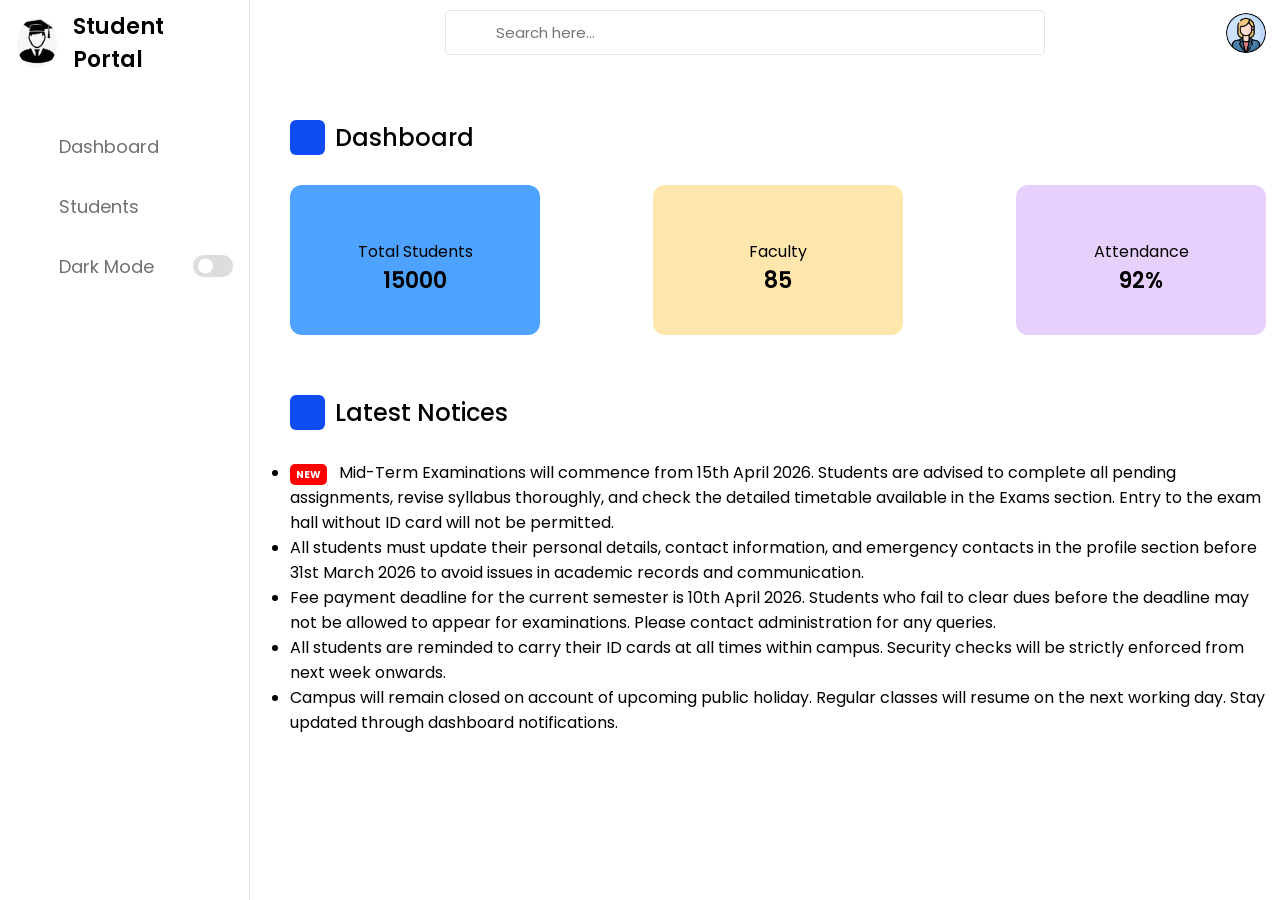
<file: index.html>
<!DOCTYPE html>
<html lang="en">
<head>
    <meta charset="UTF-8">
    <meta name="viewport" content="width=device-width, initial-scale=1.0">
    <link rel="stylesheet" href="style.css">
    <link rel="stylesheet" href="https://unicons.iconscout.com/release/v4.2.0/css/line.css">
    <title>Dashboard Panel</title>
</head>
<body>
    <nav>
        <div class="logo-name">
            <div class="logo-image">
                <img src="logo.png" alt="">
            </div>

            <span class="logo_name">Student Portal</span>
        </div>

       <div class="menu-items">
       <ul class="nav-links">
        <li><a href="#">
            <i class="uil uil-house-user"></i>
            <span class="link-name">Dashboard</span>
        </a></li>
        <li><a href="students.html">
            <i class="uil uil-book-reader"></i>
            <span class="link-name">Students</span>
        </a></li>
        
        <li class="mode">
            <a href="#">
          <i class="uil uil-moon"></i>
            <span class="link-name">Dark Mode</span>
        </a>

        <div class="mode-toggle">
        <span class="switch"></span>
        </div>
    </li>
       </ul>
       </div>
    </nav>
    <section class="dashboard">
        <div class="top">
            <i class="uil uil-bars sidebar-toggle"></i>

            <div class="search-box">
                <i class="uil uil-search"></i>
                <input type="text" placeholder="Search here...">
            </div>
            <img src="profile.png" alt="">
        </div>
        <div class="dash-content">
            <div class="overview">
                <div class="title">
                    <i class="uil uil-tachometer-fast-alt"></i>
                    <span class="text">Dashboard</span>
                </div>

                <div class="boxes">
                    <div class="box box1">
                        <i class="uil uil-user"></i>
                        <span class="text">Total Students</span>
                        <span class="number">15000</span>
                    </div>
                    <div class="box box2">
                        <i class="uil uil-users-alt"></i>
                        <span class="text">Faculty</span>
                        <span class="number">85</span>
                    </div>
                    <div class="box box3">
                        <i class="uil uil-chart"></i>
                        <span class="text">Attendance</span>
                        <span class="number">92%</span>
                    </div>
                </div>
            </div>

            <div class="Notices">
                <div class="title">
                   <i class="uil uil-bell"></i>
                    <span class="text">Latest Notices</span>
                </div>
                <ul>
                    <li>
                        <span class="new-badge">NEW</span>
                        Mid-Term Examinations will commence from 15th April 2026. Students are advised to complete all pending assignments, revise syllabus thoroughly, and check the detailed timetable available in the Exams section. Entry to the exam hall without ID card will not be permitted.</li>
                    <li>All students must update their personal details, contact information, and emergency contacts in the profile section before 31st March 2026 to avoid issues in academic records and communication.</li>
                    <li>Fee payment deadline for the current semester is 10th April 2026. Students who fail to clear dues before the deadline may not be allowed to appear for examinations. Please contact administration for any queries.</li>
                    <li>All students are reminded to carry their ID cards at all times within campus. Security checks will be strictly enforced from next week onwards.</li>
                    <li>Campus will remain closed on account of upcoming public holiday. Regular classes will resume on the next working day. Stay updated through dashboard notifications.</li>
                </ul>
            </div>
        </div>
    </section>


    <script src="script.js"></script>
</body>
</html>
</file>
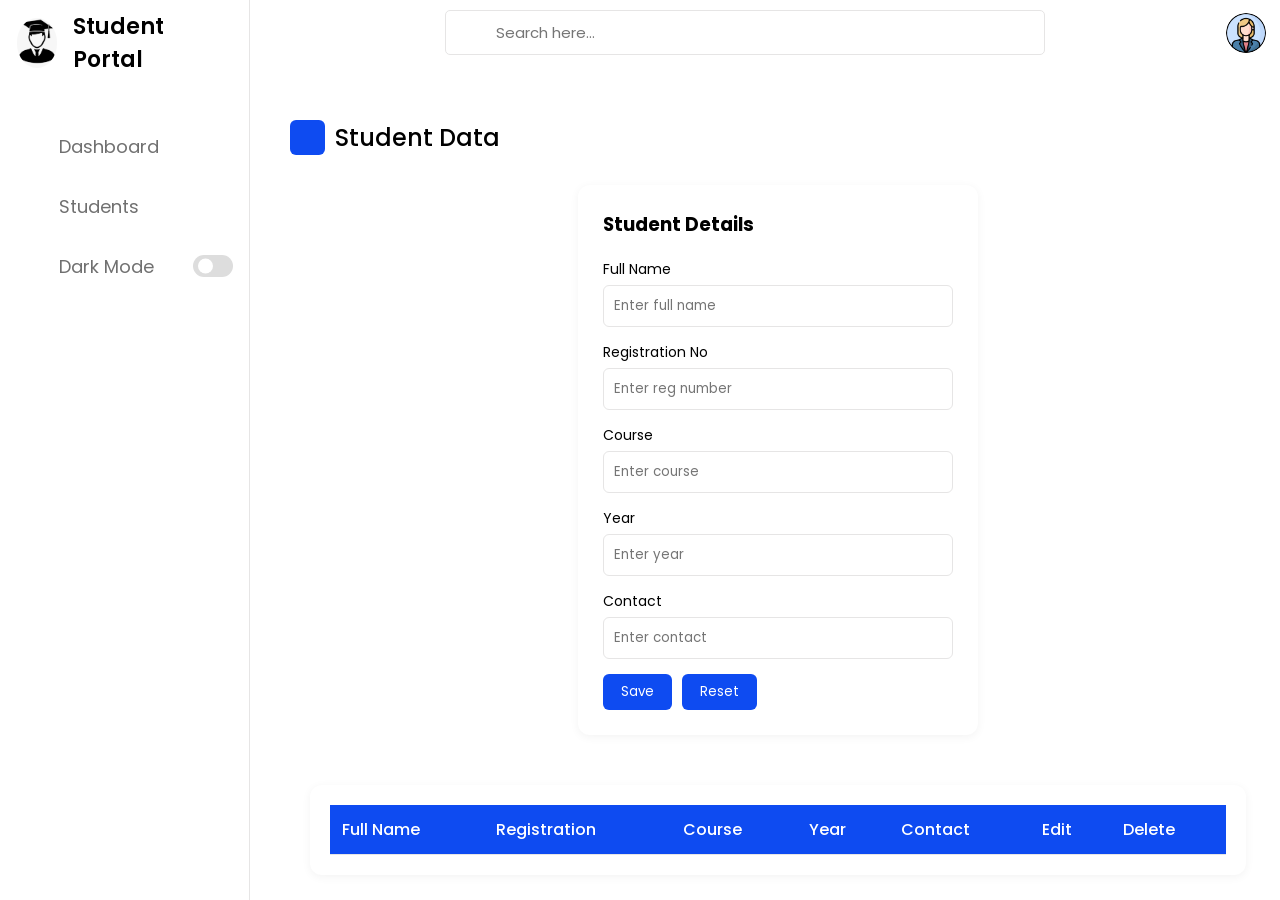
<file: students.html>
<!DOCTYPE html>
<html lang="en">
<head>
    <meta charset="UTF-8">
    <meta name="viewport" content="width=device-width, initial-scale=1.0">
    <title>Students</title>
    <link rel="stylesheet" href="style.css">
    <link rel="stylesheet" href="students.css">
    <link rel="stylesheet" href="https://unicons.iconscout.com/release/v4.2.0/css/line.css">
</head>
<body>

    <!-- SAME SIDEBAR -->
    <nav>
        <div class="logo-name">
            <div class="logo-image">
                <img src="logo.png" alt="">
            </div>

            <span class="logo_name">Student Portal</span>
        </div>

       <div class="menu-items">
       <ul class="nav-links">
        <li><a href="index.html">
            <i class="uil uil-house-user"></i>
            <span class="link-name">Dashboard</span>
        </a></li>
        <li><a href="students.html">
            <i class="uil uil-book-reader"></i>
            <span class="link-name">Students</span>
        </a></li>
        
        <li class="mode">
            <a href="#">
          <i class="uil uil-moon"></i>
            <span class="link-name">Dark Mode</span>
        </a>

        <div class="mode-toggle">
        <span class="switch"></span>
        </div>
    </li>
       </ul>
       </div>
    </nav>

    <!-- MAIN CONTENT -->
    <section class="dashboard">

        <!-- SAME TOP BAR -->
        <div class="top">
            <i class="uil uil-bars sidebar-toggle"></i>

            <div class="search-box">
                <i class="uil uil-search"></i>
                <input type="text" placeholder="Search here...">
            </div>
            <img src="profile.png" alt="">
        </div>

        
        <div class="dash-content">

            <div class="title">
                <i class="uil uil-laptop"></i>
                <span class="text">Student Data</span>
            </div>

            <!-- YOUR FORM -->
            <div class="student-form">
                <div class="form-card">
        <h3>Student Details</h3>

        <form id="form">

            <div class="input-group">
                <label>Full Name</label>
                <input type="text" id="name" placeholder="Enter full name">
            </div>

            <div class="input-group">
                <label>Registration No</label>
                <input type="text" id="roll" placeholder="Enter reg number">
            </div>

            <div class="input-group">
                <label>Course</label>
                <input type="text" id="course" placeholder="Enter course">
            </div>

            <div class="input-group">
                <label>Year</label>
                <input type="text" id="year" placeholder="Enter year">
            </div>

            <div class="input-group">
                <label>Contact</label>
                <input type="text" id="contact" placeholder="Enter contact">
            </div>

            <div class="form-buttons">
                <button type="submit">Save</button>
                <button type="reset">Reset</button>
            </div>

        </form>
    </div>

</div>

<!-- BOTTOM HALF (TABLE) -->
<div class="student-table">

    <div class="table-card">
        <table>
            <thead>
                <tr>
                    <th>Full Name</th>
                    <th>Registration</th>
                    <th>Course</th>
                    <th>Year</th>
                    <th>Contact</th>
                    <th>Edit</th>
                    <th>Delete</th>
                </tr>
            </thead>

            <tbody id="student-list">
            
            </tbody>
        </table>
    </div>

</div>

    </section>
  <script src="students.js"></script>
</body>
</html>
</file>
<file: style.css>
@import url('https://fonts.googleapis.com/css2?family=Poppins:wght@200;300;400;500;600&display=swap');
*{
    margin:0;
    padding:0;
    box-sizing: border-box;
    font-family: 'poppins', sans-serif;
}
:root{
    /* colors*/
    --primary-color:#0E4BF1;
    --panel-color:#FFF;
    --text-color:#000;
    --black-light-color:#707070;
    --border-color:#e6e5e5;
    --toggle-color:#ddd;
    --box1-color:#4da3ff;
    --box2-color:#ffe6ac;
    --box3-color:#e7d1fc;
    --title-icon-color:#fff;

    /* transition*/

    --tran-05:all 0.5s ease;
    --tran-03:all 0.3s ease;
    --tran-03:all 0.2s ease;

}
body{
    min-height:100vh;
    background-color: var(--panel-color);
}
body.dark{
    --primary-color:#3a3b3c;
    --panel-color:#242526;
    --text-color:#ccc;
    --black-light-color:#ccc;
    --border-color:#4d4c4c;
    --toggle-color:#ddd;
    --box1-color:#3a3b3c;;
    --box2-color:#3a3b3c;
    --box3-color:#3a3b3c;
    --title-icon-color:#ccc;
}
nav{
    position: fixed;
    top:0;
    left:0;
    height:100%;
    width:250px;
    padding:10px 14px;
    background-color: var(--panel-color);
    border-right: 1px solid var(--border-color);
    transition: var(--tran-05);
}
nav.close{
    width: 73px;
}
nav .logo-name{
    display: flex;
    align-items: center;
}
nav .logo-image{
    display: flex;
    justify-content: center;
    min-width: 45px;
    
}
nav .logo-image img{
    width: 40px;
    object-fit: cover;
    border-radius: 50%;
}

nav .logo-name .logo_name{
    font-size:22px;
    font-weight:600;
    color: var(--text-color);
    margin-left: 14px;
    transition: var(--tran-05);
}

nav.close .logo_name{
    opacity: 0;
    pointer-events: none;
}
nav .menu-items{
    
    margin-top: 40px;
    height: calc(100% -90px);
    display:flex;
    flex-direction: column;
    justify-content: space-between;
}
.menu-items li{
    list-style: none;
}
.menu-items li a{
    display: flex;
    align-items: center;
    height:60px;
    text-decoration: none;
    position: relative;
}
.nav-links li a:hover:before{
    content: "";
    position: absolute;
    left: -7px;
    height: 5px;
    width: 5px;
    border-radius: 50%;
    background-color: var(--primary-color);
}
body.dark li a:hover:before{
    background-color: var(--text-color);
}
.menu-items li a i{
    font-size: 24px;
    min-width: 45px;
    height:100%;
    display: flex;
    align-items: center;
    justify-content: center;
    color:var(--black-light-color);
}
.menu-items li a .link-name{
    font-size: 18px;
    font-weight: 400;
    color:var(--black-light-color);
    transition: var(--tran-05);
}
nav.close li a .link-name{
    opacity: 0;
    pointer-events: none;
}
.nav-links li a:hover i,
.nav-links li a:hover .link-name{
    color:var(--primary-color);
}
body.dark li a:hover i,
body.dark li a:hover .link-name{
    color:var(--text-color);
}
.menu-items .logout-mode{
    padding-top: 10px;
  border-top: 1px solid var(--border-color);
}
.menu-items .mode{
    display: flex;
    align-items: center;
    white-space: nowrap;
   
}
.menu-items .mode-toggle{
    position: absolute;
    right: 14px;
     height: 50px;
     min-width: 45px;
     display: flex;
     align-items: center;
     justify-content: center;
     cursor: pointer;
}
.mode-toggle .switch{
    position: relative;
    display: inline-block;
    height: 22px;
    width: 40px;
    border-radius: 25px;
    background-color: var(--toggle-color);
}
.switch:before{
    content: "";
    position: absolute;
    left: 5px;
    top: 50%;
    transform: translateY(-50%);
    height: 15px;
    width: 15px;
    background-color: var(--panel-color);
    border-radius: 50%;
    transition: var(--tran-03);
}
body.dark .switch:before{
    left:20px;
}
.dashboard{
    position: relative;
    left: 250px;
    background-color: var(--panel-color);
    height:100vh;
    width: calc(100% - 250px);
    padding: 10px 14px;
    transition: var(--tran-05);
    padding-left: 40px;
}
nav.close ~ .dashboard{
      left: 73px;
      width: calc(100% - 73px);
}
.dashboard .top{
    position: fixed;
    top:0;
    left: 250px;
    display: flex;
    width: calc(100% - 250px);
    justify-content: space-between;
    align-items: center;
    padding: 10px 14px;
    background-color: var(--panel-color);
     transition: var(--tran-05);
}
nav.close ~ .dashboard .top{
      left: 73px;
      width: calc(100% - 73px);
}
.dashboard .top .sidebar-toggle{
    font-size: 26px;
    color:var(--text-color);
    cursor: pointer;
}
.dashboard .top .search-box{
    position: relative;
    height: 45px;
    max-width: 600px;
    width: 100%;
    margin: 0 30px;
   
}
.top .search-box input{
    position: absolute;
    border: 1px solid var(--border-color);
    background-color: var(--panel-color);
    padding: 0 25px 0 50px;
    border-radius: 5px;
    height: 100%;
    width: 100%;
    color: var(--text-color);
    font-size: 15px;
    font-weight: 400;
    outline: none;
}
.top .search-box i{
    position: absolute;
    left: 15px;
    font-size: 22px;
    z-index: 10;
    top: 50%;
    transform: translateY(-50%);
    color: var(--black-light-color);
}
.top img{
    width: 40px;
    border-radius: 50%;
}

.dashboard .dash-content {
    padding-top: 50px;
}
.dash-content .title{
    display: flex;
    align-items: center;
    margin: 60px 0 30px 0;
}
.dash-content .title i{
    position: relative;
    height: 35px;
    width: 35px;
    background-color: var(--primary-color);
    border-radius: 6px;
    color: var(--title-icon-color);
    display: flex;
    align-items: center;
    justify-content: center;
    font-size: 24px;
}
.dash-content .title .text{
    font-size: 24px;
    font-weight: 500;
    color: var(--text-color);
    margin-left: 10px;
}
/* Container for all boxes */
.dash-content .boxes{
    display: flex;
    align-items: center;
    justify-content: space-between;
    gap: 20px;
    margin-top: 20px;
}

/* Each box */
.dash-content .boxes .box{
    display: flex;
    flex-direction: column;
    justify-content: center;
    align-items: center;
    
    width: 100%;
    max-width: 250px;
    height: 150px;

    padding: 20px;
    border-radius: 12px;
    background-color: var(--box1-color);

    text-align: center;
}

/* Icons */
.dash-content .boxes .box i{
    font-size: 30px;
    color: #fff;
    margin-bottom: 10px;
}

/* Text (label) */
.dash-content .boxes .box .text{
    font-size: 16px;
    color: #fff;
}

/* Numbers */
.dash-content .boxes .box .number{
    font-size: 22px;
    font-weight: 600;
    color: #fff;
}

/* Different colors for each box */
.boxes .box.box1{
    background-color: #4da3ff;
}
.boxes .box.box2{
    background-color: #ffe6ac;
    color: #000;
}
.boxes .box.box3{
    background-color: #e7d1fc;
    color: #000;
}

/* Fix text color inside light boxes */
.boxes .box.box2 .text,
.boxes .box.box2 .number,
.boxes .box.box3 .text,
.boxes .box.box3 .number{
    color: #000;
}
/* Make ALL text black (including blue box) */
.boxes .box .text,
.boxes .box .number{
    color: #000;
}
/* FINAL FIX */
.boxes .box .text,
.boxes .box .number{
    color: #000 !important;
}

.boxes .box i{
    color: #000 !important;
    margin-top: 5px;
    margin-bottom: 8px;
}

.box1{
    color: #000 !important;
}
.notices{
    margin-top: 30px;
    background: #fff;
    padding: 15px;
    border-radius: 12px;
}

.notices ul{
    list-style: disc;
    padding-left: 40px;
}

.notices li{
   padding-left: 5px;
}
/* DARK MODE */
body.dark{
    --text-color: #fff;
    --panel-color: #242526;
}

/* Apply text color everywhere */
body.dark .dash-content,
body.dark .notices,
body.dark .notices li{
    color: #fff;
}
body.dark .boxes .box{
    color: #fff;
}
body.dark .boxes .box i{
    color: #fff;
}
body.dark .notices{
    background-color: #2c2c2c;
}
.new-badge{
    background-color: red;
    color: white;
    font-size: 10px;
    padding: 3px 6px;
    margin-right: 8px;
    border-radius: 5px;
    font-weight: bold;

    animation: blink 1s infinite;
}

@keyframes blink{
    0% { opacity: 1; }
    50% { opacity: 0.5; }
    100% { opacity: 1; }
}
</file>
<file: students.css>
/* MAIN LAYOUT */
.student-form{
    display: flex;
    justify-content: center;
    margin-top: 20px;
}

.student-table{
    background-color: #fff;
    padding: 20px;
    border-radius: 10px;
    margin-top: 30px;
}


/* FORM CARD */
.form-card{
    background: var(--panel-color);
    padding: 25px;
    border-radius: 12px;
    width: 400px;
    box-shadow: 0 2px 10px rgba(0,0,0,0.05);
}


/* TITLE */
.form-card h3{
    margin-bottom: 20px;
    color: var(--text-color);
}


/* INPUT GROUP */
.input-group{
    display: flex;
    flex-direction: column;
    margin-bottom: 15px;
}

.input-group label{
    font-size: 14px;
    margin-bottom: 5px;
    color: var(--text-color);
}

.input-group input{
    padding: 10px;
    border: 1px solid var(--border-color);
    border-radius: 6px;
    background: var(--panel-color);
    color: var(--text-color);
    outline: none;
    transition: 0.2s;
}

/* INPUT FOCUS EFFECT */
.input-group input:focus{
    border-color: var(--primary-color);
}


/* BUTTONS */
.form-buttons{
    display: flex;
    gap: 10px;
    margin-top: 10px;
}

.form-buttons button{
    padding: 8px 18px;
    border: none;
    border-radius: 6px;
    background: var(--primary-color);
    color: #fff;
    cursor: pointer;
    transition: 0.3s;
}

.form-buttons button:hover{
    opacity: 0.85;
}


/* TABLE CARD */
.table-card{
    background: var(--panel-color);
    padding: 20px;
    border-radius: 12px;
    box-shadow: 0 2px 10px rgba(0,0,0,0.05);
}


/* TABLE */
table{
    width: 100%;
    border-collapse: collapse;
    background-color: white;
}


/* TABLE HEAD */
thead{
    background: var(--primary-color);
    color: #fff;
}

th{
    padding: 12px;
    text-align: left;
    font-weight: 500;
}


/* TABLE BODY */
td{
    padding: 12px;
    border-bottom: 1px solid var(--border-color);
    color: var(--text-color);
}


/* ROW HOVER */
tbody tr:hover{
    background: rgba(0,0,0,0.03);
}


/* DARK MODE FIX */
body.dark tbody tr:hover{
    background: rgba(255,255,255,0.05);
}
table{
    width: 100%;
    border-collapse: collapse;
    background: var(--panel-color);
}

th, td{
    padding: 12px;
    text-align: left;
    border-bottom: 1px solid var(--border-color);
}
/* DARK MODE 

body.dark-mode {
    background-color: #121212;
    color: white;
}

body.dark-mode .student-form,
body.dark-mode .table-card {
    background-color: #1e1e1e;
}

body.dark-mode input {
    background-color: #2c2c2c;
    color: white;
    border: 1px solid #555;
}

body.dark-mode table {
    background-color: #1e1e1e;
}

body.dark-mode th {
    background-color: #333;
}

body.dark-mode td {
    color: #ddd;
}
/* FIX DARK MODE LAYOUT 

body.dark-mode .dash-content {
    background-color: #121212;
}

body.dark-mode .student-form {
    background-color: #1e1e1e;
    padding: 20px;
    border-radius: 10px;
    margin: auto;
    max-width: 500px;
}

body.dark-mode .student-table {
    background: transparent; /* remove weird black box */

/*
body.dark-mode .table-card {
    background: #1e1e1e;
    border-radius: 10px;
}
/* TOGGLE SWITCH STYLE 

.mode-toggle {
    width: 50px;
    height: 25px;
    background: #ccc;
    border-radius: 25px;
    position: relative;
    cursor: pointer;
}

.mode-toggle .switch {
    width: 20px;
    height: 20px;
    background: white;
    border-radius: 50%;
    position: absolute;
    top: 2.5px;
    left: 3px;
    transition: 0.3s;
}

/* WHEN DARK MODE ACTIVE 
body.dark-mode .mode-toggle {
    background: #4caf50;
}

body.dark-mode .mode-toggle .switch {
    left: 27px;
}*/
</file>
